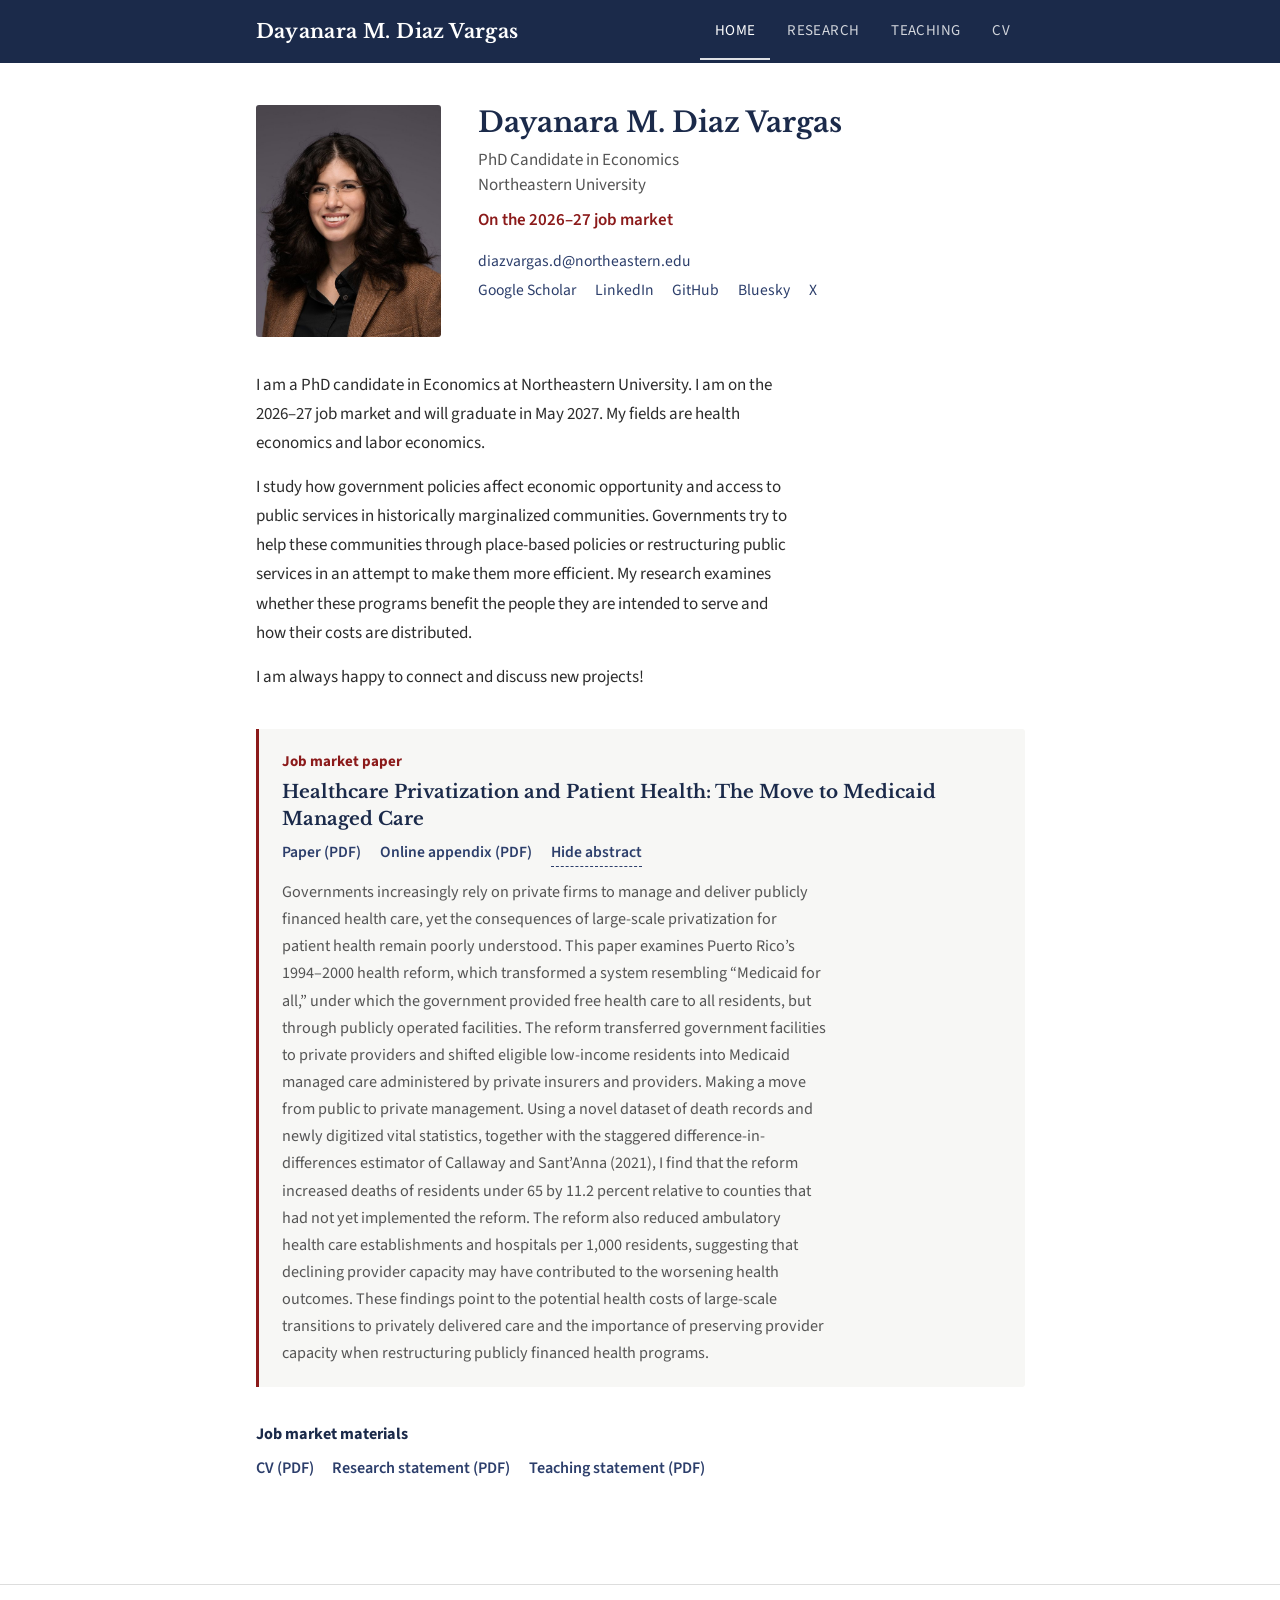
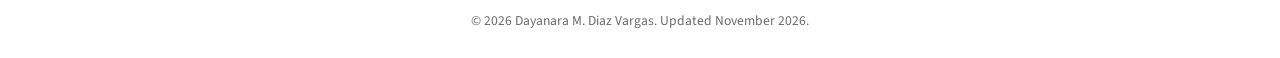
<file: index.html>
<!DOCTYPE html>
<html lang="en" class="no-js">
<head>
  <meta charset="UTF-8">
  <meta name="viewport" content="width=device-width, initial-scale=1.0">
  <title>Dayanara M. Diaz Vargas | Economics PhD Candidate, Northeastern University</title>
  <meta name="description" content="Dayanara M. Diaz Vargas is a PhD candidate in Economics at Northeastern University on the 2026–27 job market. She studies how government policies affect economic opportunity and access to public services in historically marginalized communities, with a focus on Puerto Rico.">
  <meta property="og:type" content="website">
  <meta property="og:url" content="https://dayanaradiazvargas.com/">
  <meta property="og:title" content="Dayanara M. Diaz Vargas, Economics PhD Candidate">
  <meta property="og:description" content="Health and labor economics. On the 2026–27 job market. PhD expected May 2027.">
  <script>document.documentElement.className = document.documentElement.className.replace('no-js', 'js');</script>
  <link rel="preconnect" href="https://fonts.googleapis.com">
  <link rel="preconnect" href="https://fonts.gstatic.com" crossorigin>
  <link href="https://fonts.googleapis.com/css2?family=Libre+Baskerville:ital,wght@0,400;0,700;1,400&family=Source+Sans+3:wght@300;400;600;700&display=swap" rel="stylesheet">
  <link rel="stylesheet" href="style.css">
</head>
<body>

<a class="skip-link" href="#main">Skip to content</a>

<nav aria-label="Main">
  <div class="nav-inner">
    <div class="nav-name"><a href="index.html">Dayanara M. Diaz Vargas</a></div>
    <button class="hamburger" type="button" aria-label="Menu" aria-expanded="false" aria-controls="site-menu">
      <span></span><span></span><span></span>
    </button>
    <div class="nav-links" id="site-menu">
      <a href="index.html" class="active" aria-current="page">Home</a>
      <a href="research.html">Research</a>
      <a href="teaching.html">Teaching</a>
      <a href="cv.html">CV</a>
    </div>
  </div>
</nav>

<main id="main" class="container">

  <!-- Header: photo, name, affiliation, job market status, contact -->
  <div class="home-header">
    <div class="home-photo">
      <!-- photo.jpg is the APPAM headshot, cropped to a 4:5 portrait and saved
           at 600 by 750 pixels so it stays sharp on high-resolution screens.
           It is shown whole, at its own proportions, 185 pixels wide. -->
      <img src="photo.jpg" alt="Dayanara M. Diaz Vargas" width="600" height="750" fetchpriority="high">
    </div>
    <div class="home-info">
      <h1>Dayanara M. Diaz Vargas</h1>
      <p class="subtitle">
        PhD Candidate in Economics<br>
        Northeastern University
      </p>
      <p class="status">On the <span class="nowrap">2026–27</span> job market</p>
      <div class="contact-line">
        <a href="mailto:diazvargas.d@northeastern.edu">diazvargas.d@northeastern.edu</a>
        <ul class="link-row">
          <li><a href="https://scholar.google.com/citations?user=nA3k2mAAAAAJ&amp;hl=en">Google Scholar</a></li>
          <li><a href="https://www.linkedin.com/in/dayanara-mary-diaz-vargas">LinkedIn</a></li>
          <li><a href="https://github.com/dayanara846">GitHub</a></li>
          <li><a href="https://bsky.app/profile/dayanara846.bsky.social">Bluesky</a></li>
          <li><a href="https://x.com/dayanara846">X</a></li>
        </ul>
      </div>
    </div>
  </div>

  <!-- Bio -->
  <div class="bio">
    <p>
      I am a PhD candidate in Economics at Northeastern University. I am on the
      <span class="nowrap">2026–27</span> job market and will graduate in May 2027. My fields are health
      economics and labor economics.
    </p>
    <p>
      I study how government policies affect economic opportunity and access to
      public services in historically marginalized communities. Governments try
      to help these communities through place-based policies or restructuring
      public services in an attempt to make them more efficient. My research
      examines whether these programs benefit the people they are intended to
      serve and how their costs are distributed.
    </p>
    <p>
      I am always happy to connect and discuss new projects!
    </p>
  </div>

  <!-- Job market paper callout. This abstract repeats the one on
       research.html#jmp, so when you edit one, edit the other. -->
  <section class="jmp-box" aria-labelledby="jmp-label">
    <h2 class="jmp-label" id="jmp-label">Job market paper</h2>
    <p class="jmp-title">
      Healthcare Privatization and Patient Health: The Move to Medicaid Managed Care
    </p>
    <div class="jmp-links">
      <a href="DiazVargas_JMP.pdf">Paper (PDF)</a>
      <a href="DiazVargas_JMP_OnlineAppendix.pdf">Online appendix (PDF)</a>
      <!-- OPTIONAL: uncomment when slides are ready.
      <a href="DiazVargas_JMP_slides.pdf">Slides (PDF)</a>
      -->
      <button class="abstract-toggle" type="button" aria-expanded="true" aria-controls="abstract-jmp-home">Hide abstract</button>
    </div>
    <div class="paper-abstract" id="abstract-jmp-home">
      <p>
        Governments increasingly rely on private firms to manage and deliver
        publicly financed health care, yet the consequences of large-scale
        privatization for patient health remain poorly understood. This paper
        examines Puerto Rico’s <span class="nowrap">1994–2000</span> health reform, which transformed a
        system resembling “Medicaid for all,” under which the government
        provided free health care to all residents, but through publicly
        operated facilities. The reform transferred government facilities to
        private providers and shifted eligible low-income residents into
        Medicaid managed care administered by private insurers and providers.
        Making a move from public to private management. Using a novel dataset
        of death records and newly digitized vital statistics, together with
        the staggered difference-in-differences estimator of Callaway and
        Sant’Anna (2021), I find that the reform increased deaths of residents
        under 65 by 11.2 percent relative to counties that had not yet
        implemented the reform. The reform also reduced ambulatory health care
        establishments and hospitals per 1,000 residents, suggesting that
        declining provider capacity may have contributed to the worsening
        health outcomes. These findings point to the potential health costs of
        large-scale transitions to privately delivered care and the importance
        of preserving provider capacity when restructuring publicly financed
        health programs.
      </p>
    </div>
  </section>

  <!-- Job market materials -->
  <section class="materials" aria-labelledby="materials-title">
    <h2 id="materials-title">Job market materials</h2>
    <ul class="link-row">
      <li><a href="DiazVargas_CV.pdf">CV (PDF)</a></li>
      <li><a href="DiazVargas_ResearchStatement.pdf">Research statement (PDF)</a></li>
      <li><a href="DiazVargas_TeachingStatement.pdf">Teaching statement (PDF)</a></li>
    </ul>
  </section>

</main>

<footer>
  &copy; 2026 Dayanara M. Diaz Vargas. <span class="nowrap">Updated November 2026.</span>
</footer>

<script src="site.js"></script>
</body>
</html>
</file>
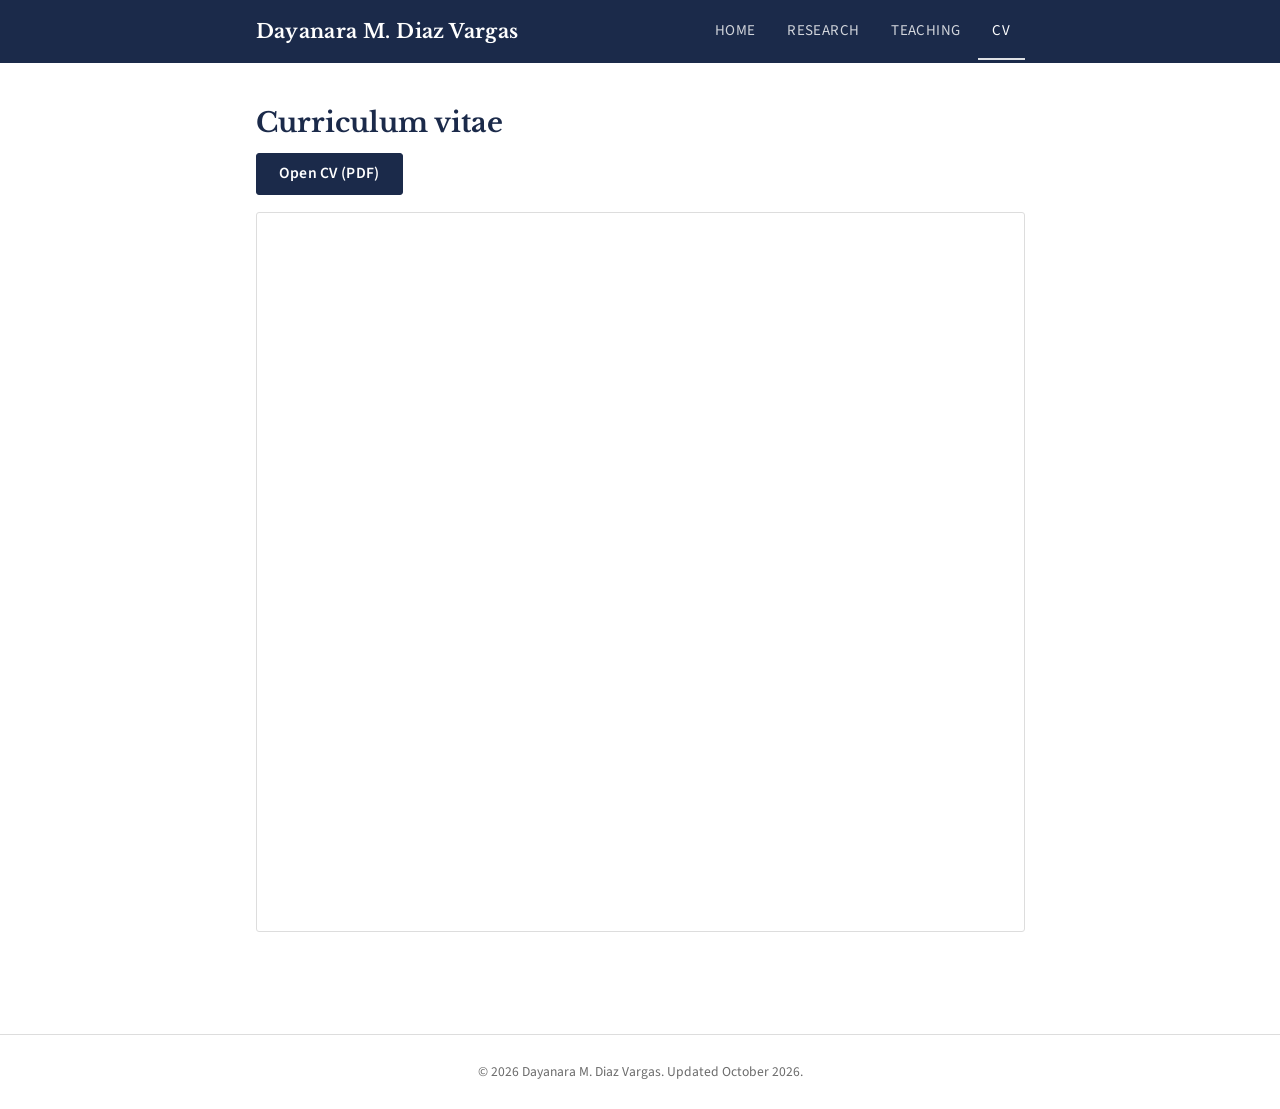
<file: cv.html>
<!DOCTYPE html>
<html lang="en" class="no-js">
<head>
  <meta charset="UTF-8">
  <meta name="viewport" content="width=device-width, initial-scale=1.0">
  <title>CV | Dayanara M. Diaz Vargas</title>
  <meta name="description" content="Curriculum vitae of Dayanara M. Diaz Vargas, PhD candidate in Economics at Northeastern University.">
  <script>document.documentElement.className = document.documentElement.className.replace('no-js', 'js');</script>
  <link rel="preconnect" href="https://fonts.googleapis.com">
  <link rel="preconnect" href="https://fonts.gstatic.com" crossorigin>
  <link href="https://fonts.googleapis.com/css2?family=Libre+Baskerville:ital,wght@0,400;0,700;1,400&family=Source+Sans+3:wght@300;400;600;700&display=swap" rel="stylesheet">
  <link rel="stylesheet" href="style.css">
</head>
<body>

<a class="skip-link" href="#main">Skip to content</a>

<nav aria-label="Main">
  <div class="nav-inner">
    <div class="nav-name"><a href="index.html">Dayanara M. Diaz Vargas</a></div>
    <button class="hamburger" type="button" aria-label="Menu" aria-expanded="false" aria-controls="site-menu">
      <span></span><span></span><span></span>
    </button>
    <div class="nav-links" id="site-menu">
      <a href="index.html">Home</a>
      <a href="research.html">Research</a>
      <a href="teaching.html">Teaching</a>
      <a href="cv.html" class="active" aria-current="page">CV</a>
    </div>
  </div>
</nav>

<main id="main" class="container cv-section">

  <h1 class="page-title">Curriculum vitae</h1>
  <p>
    <a href="DiazVargas_CV.pdf" class="btn">Open CV (PDF)</a>
  </p>
  <p class="cv-mobile-note">
    Most phone browsers cannot preview a PDF inside a page. Use the button
    above to open the CV.
  </p>

  <iframe
    class="cv-embed"
    src="DiazVargas_CV.pdf"
    title="Curriculum vitae of Dayanara M. Diaz Vargas">
  </iframe>

</main>

<footer>
  &copy; 2026 Dayanara M. Diaz Vargas. <span class="nowrap">Updated October 2026.</span>
</footer>

<script src="site.js"></script>
</body>
</html>
</file>
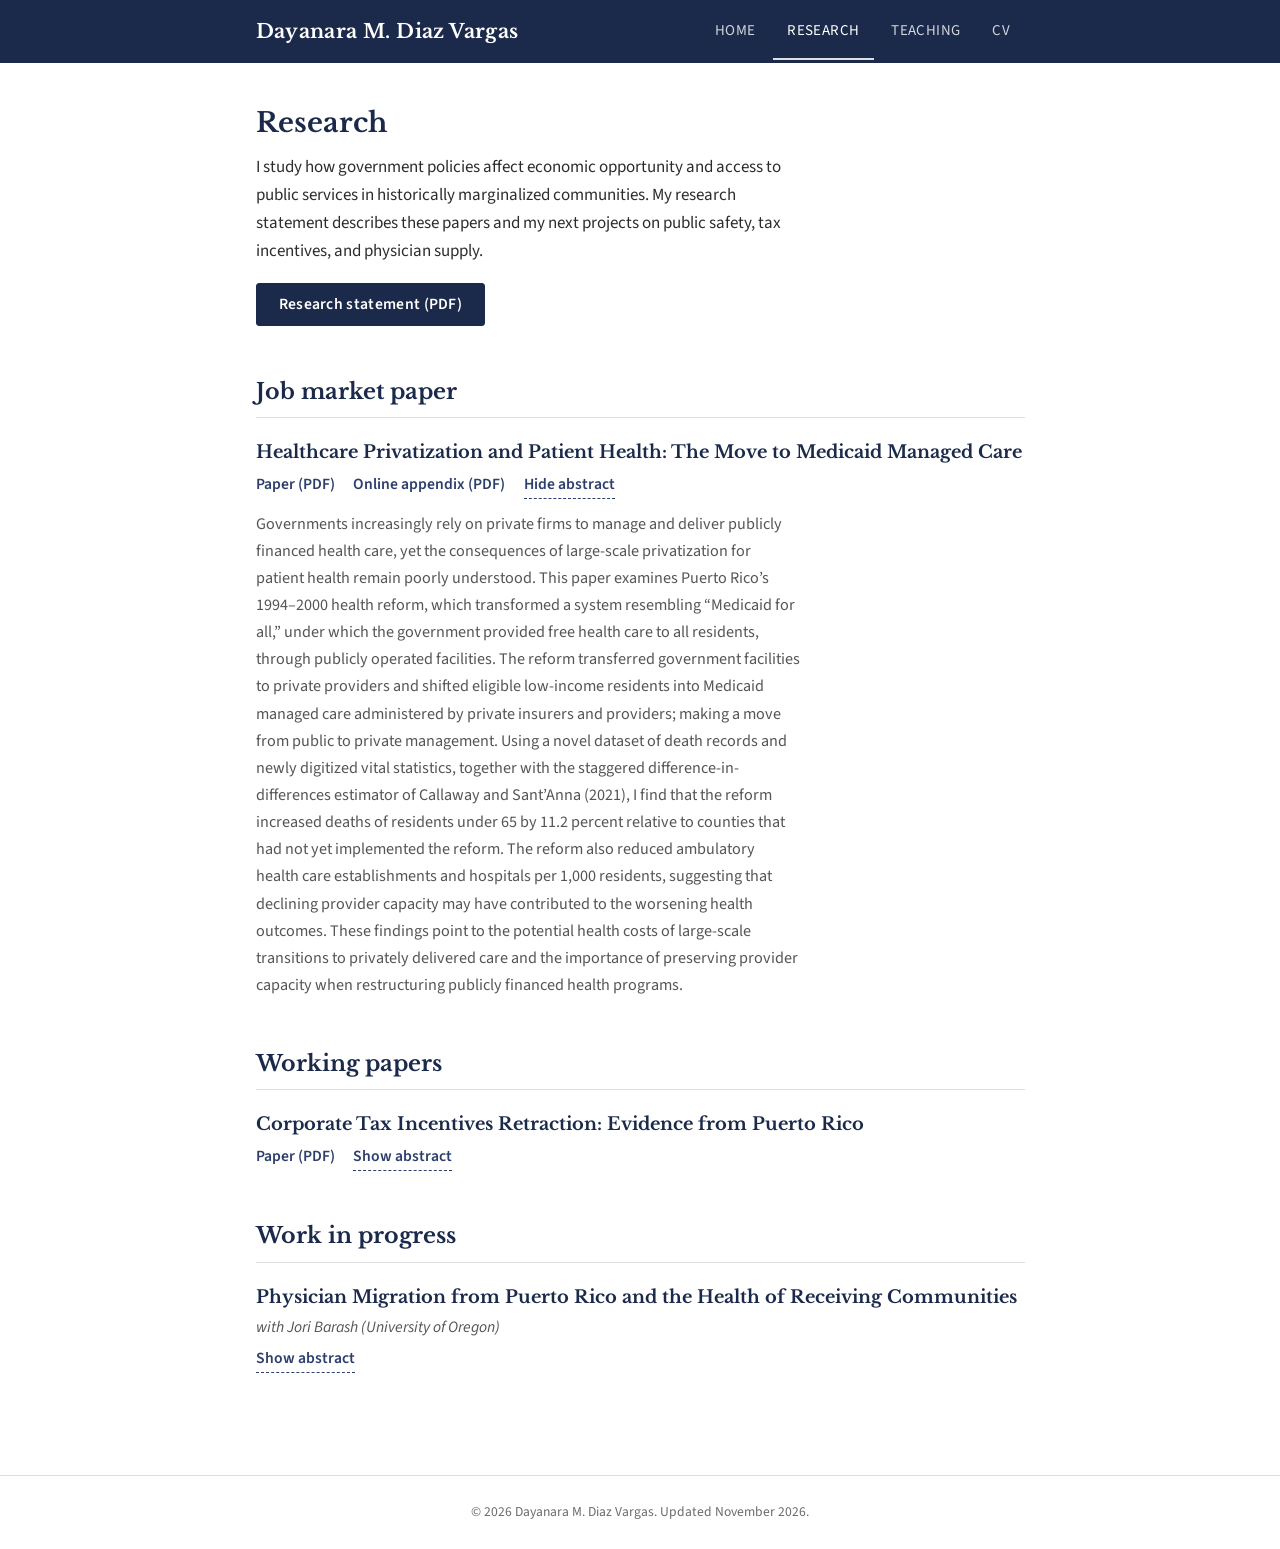
<file: research.html>
<!DOCTYPE html>
<html lang="en" class="no-js">
<head>
  <meta charset="UTF-8">
  <meta name="viewport" content="width=device-width, initial-scale=1.0">
  <title>Research | Dayanara M. Diaz Vargas</title>
  <meta name="description" content="Research by Dayanara M. Diaz Vargas on healthcare privatization, corporate tax incentives, and physician migration in Puerto Rico.">
  <script>document.documentElement.className = document.documentElement.className.replace('no-js', 'js');</script>
  <link rel="preconnect" href="https://fonts.googleapis.com">
  <link rel="preconnect" href="https://fonts.gstatic.com" crossorigin>
  <link href="https://fonts.googleapis.com/css2?family=Libre+Baskerville:ital,wght@0,400;0,700;1,400&family=Source+Sans+3:wght@300;400;600;700&display=swap" rel="stylesheet">
  <link rel="stylesheet" href="style.css">
</head>
<body>

<a class="skip-link" href="#main">Skip to content</a>

<nav aria-label="Main">
  <div class="nav-inner">
    <div class="nav-name"><a href="index.html">Dayanara M. Diaz Vargas</a></div>
    <button class="hamburger" type="button" aria-label="Menu" aria-expanded="false" aria-controls="site-menu">
      <span></span><span></span><span></span>
    </button>
    <div class="nav-links" id="site-menu">
      <a href="index.html">Home</a>
      <a href="research.html" class="active" aria-current="page">Research</a>
      <a href="teaching.html">Teaching</a>
      <a href="cv.html">CV</a>
    </div>
  </div>
</nav>

<main id="main" class="container">

  <header class="page-intro">
    <h1 class="page-title">Research</h1>
    <p>
      I study how government policies affect economic opportunity and access to
      public services in historically marginalized communities. My research statement describes these papers and my next
      projects on public safety, tax incentives, and physician supply.
    </p>
    <a class="btn" href="DiazVargas_ResearchStatement.pdf">Research statement (PDF)</a>
  </header>

  <!-- Job market paper: abstract open by default -->
  <section class="block" aria-labelledby="jmp-heading">
    <h2 class="section-title" id="jmp-heading">Job market paper</h2>

    <article class="paper" id="jmp">
      <h3 class="paper-title">
        Healthcare Privatization and Patient Health: The Move to Medicaid Managed Care
      </h3>
      <div class="paper-links">
        <a href="DiazVargas_JMP.pdf">Paper (PDF)</a>
        <a href="DiazVargas_JMP_OnlineAppendix.pdf">Online appendix (PDF)</a>
        <button class="abstract-toggle" type="button" aria-expanded="true" aria-controls="abstract-jmp">Hide abstract</button>
      </div>
      <!-- The home page repeats this abstract, so when you edit one, edit the other. -->
      <div class="paper-abstract" id="abstract-jmp">
        <p>
          Governments increasingly rely on private firms to manage and deliver
          publicly financed health care, yet the consequences of large-scale
          privatization for patient health remain poorly understood. This paper
          examines Puerto Rico’s <span class="nowrap">1994–2000</span> health reform, which transformed a
          system resembling “Medicaid for all,” under which the government
          provided free health care to all residents, through publicly
          operated facilities. The reform transferred government facilities to
          private providers and shifted eligible low-income residents into
          Medicaid managed care administered by private insurers and providers;
          making a move from public to private management. Using a novel dataset
          of death records and newly digitized vital statistics, together with
          the staggered difference-in-differences estimator of Callaway and
          Sant’Anna (2021), I find that the reform increased deaths of residents
          under 65 by 11.2 percent relative to counties that had not yet
          implemented the reform. The reform also reduced ambulatory health care
          establishments and hospitals per 1,000 residents, suggesting that
          declining provider capacity may have contributed to the worsening
          health outcomes. These findings point to the potential health costs of
          large-scale transitions to privately delivered care and the importance
          of preserving provider capacity when restructuring publicly financed
          health programs.
        </p>
      </div>
    </article>
  </section>

  <!-- Working papers -->
  <section class="block" aria-labelledby="wp-heading">
    <h2 class="section-title" id="wp-heading">Working papers</h2>

    <article class="paper">
      <h3 class="paper-title">
        Corporate Tax Incentives Retraction: Evidence from Puerto Rico
      </h3>
      <div class="paper-links">
        <a href="DiazVargas_Section936.pdf">Paper (PDF)</a>
        <button class="abstract-toggle" type="button" aria-expanded="false" aria-controls="abstract-936">Show abstract</button>
      </div>
      <div class="paper-abstract is-collapsed" id="abstract-936">
        <p>
          We know much about the effects of introducing place-based tax
          incentives for corporations. Given how costly these incentives are, we
          know surprisingly little about their effects once they are retracted.
          To fill this gap, this paper studies the retraction of one of the
          costliest corporate tax incentives in the United States, Section 936 of
          the U.S. Internal Revenue Code. This incentive exempted U.S.
          corporations from federal tax on income earned in Puerto Rico from 1976
          until Congress phased it out beginning in 1996 and eliminated it in
          2006. Manufacturing claimed 98 percent of the tax credits and produced a
          median 45.5 percent of island GDP at the time, making it one of the most
          important industries in the economy. Using synthetic
          difference-in-differences on employment data for Puerto Rico and U.S.
          states, this paper estimates that manufacturing employment fell 9.2
          percent by 2000, 13.3 percent by the close of the phase-out in 2005, and
          28.0 percent by 2019, relative to the counterfactual. Results show no
          return to baseline employment levels two decades later. The average
          county-level decline is 13.6 percent, and reaches 18.2 percent in
          high-poverty counties. This evidence leads us to conclude that even
          after three decades of tax subsidy, the retraction of place-based tax
          incentives fails to ignite self-sustaining industries.
        </p>
      </div>
    </article>
  </section>

  <!-- Work in progress: no PDF link, the draft is marked do not circulate -->
  <section class="block" aria-labelledby="wip-heading">
    <h2 class="section-title" id="wip-heading">Work in progress</h2>

    <article class="paper">
      <h3 class="paper-title">
        Physician Migration from Puerto Rico and the Health of Receiving Communities
      </h3>
      <p class="paper-with">with Jori Barash (University of Oregon)</p>
      <div class="paper-links">
        <button class="abstract-toggle" type="button" aria-expanded="false" aria-controls="abstract-physicians">Show abstract</button>
      </div>
      <div class="paper-abstract is-collapsed" id="abstract-physicians">
        <p>
          Does adding physicians improve health where they arrive? Physicians
          choose where to practice, so comparisons across communities can
          confound the effects of physician supply with differences in local
          demand. We study the physicians who left Puerto Rico after Hurricane
          Maria in September 2017 and propose each mainland county’s 2010 share
          of residents born in Puerto Rico as an instrument for where they
          settled. Outcomes include hospital use, preventable hospitalizations,
          access to care, and mortality from 2012 to 2022. We also ask whether
          effects are larger for Hispanic patients, as an indicator of homophily.
        </p>
      </div>
    </article>
  </section>

</main>

<footer>
  &copy; 2026 Dayanara M. Diaz Vargas. <span class="nowrap">Updated November 2026.</span>
</footer>

<script src="site.js"></script>
</body>
</html>
</file>
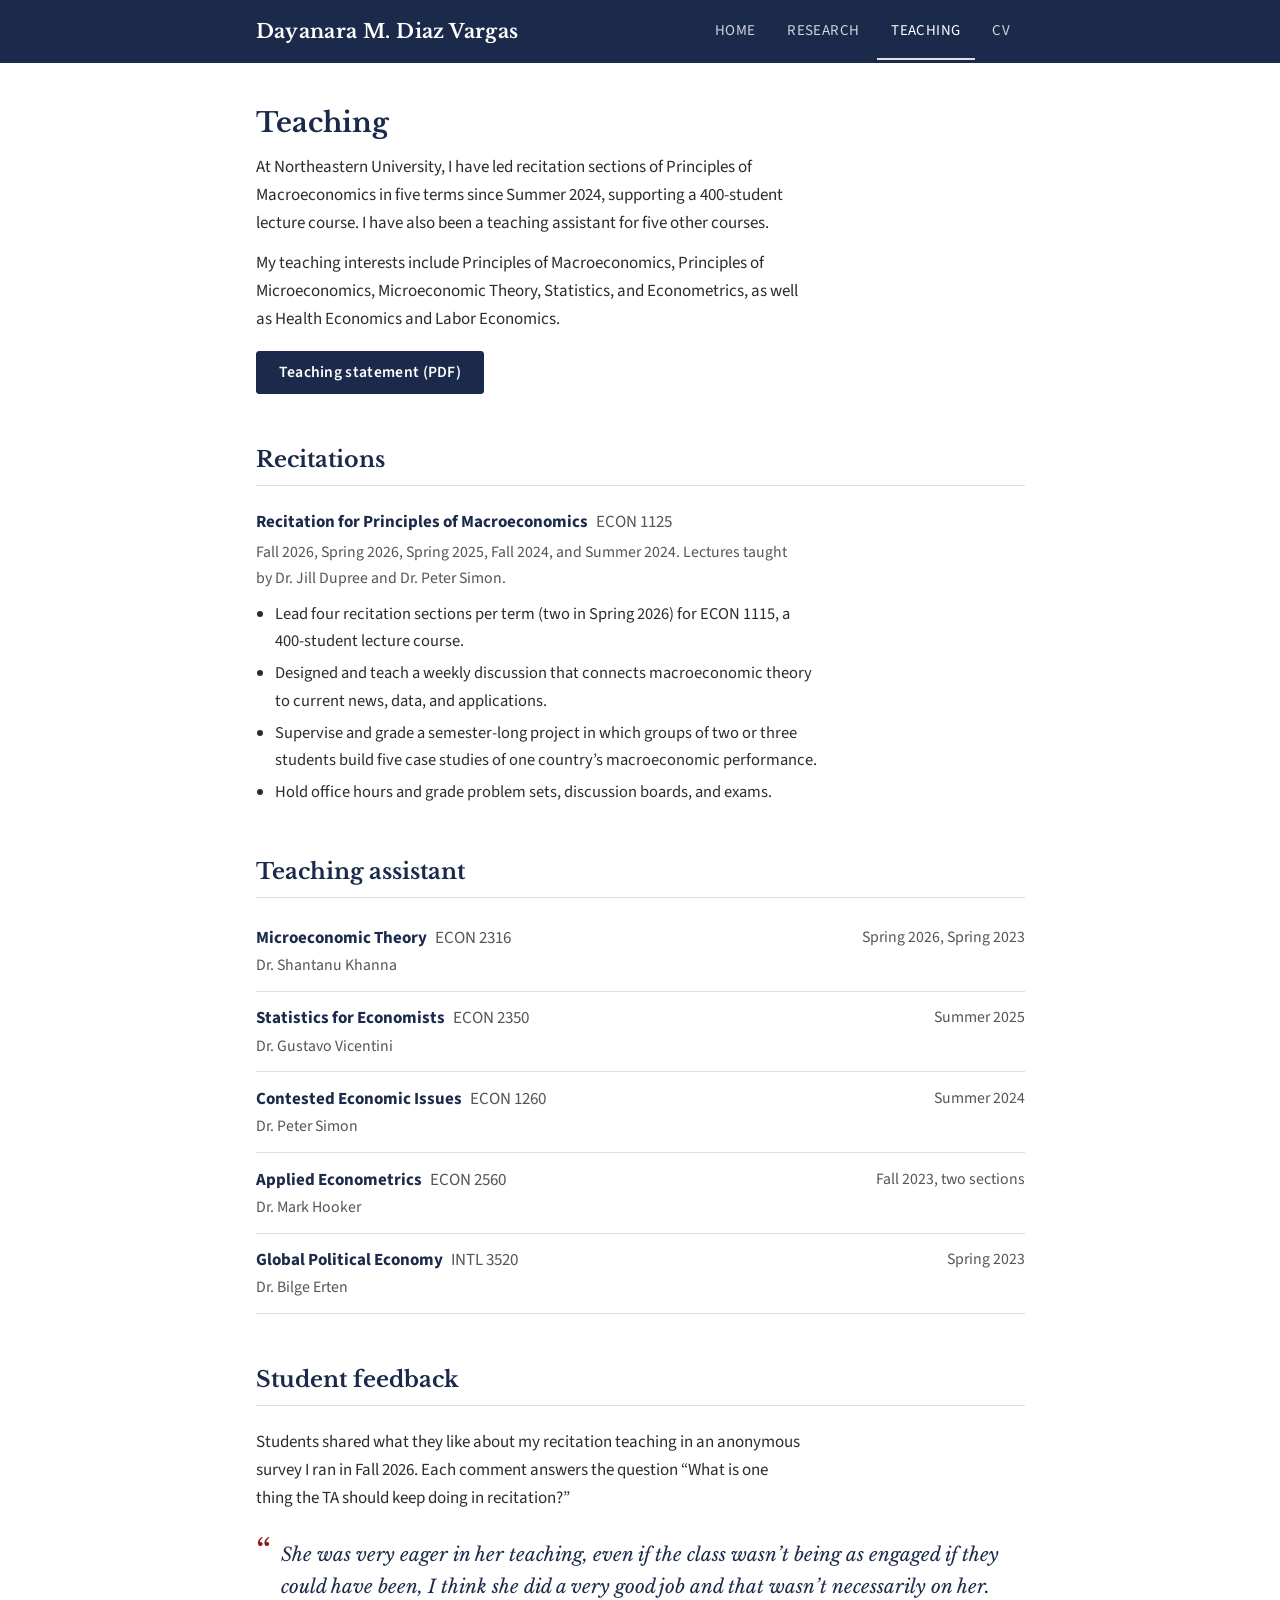
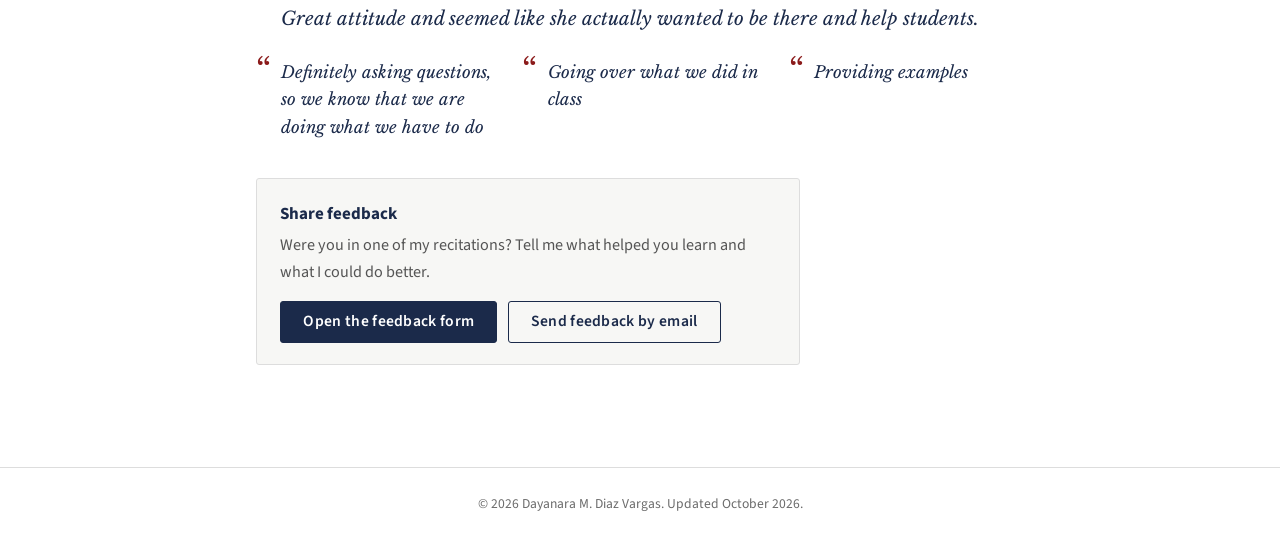
<file: teaching.html>
<!DOCTYPE html>
<html lang="en" class="no-js">
<head>
  <meta charset="UTF-8">
  <meta name="viewport" content="width=device-width, initial-scale=1.0">
  <title>Teaching | Dayanara M. Diaz Vargas</title>
  <meta name="description" content="Teaching by Dayanara M. Diaz Vargas, including recitations for Principles of Macroeconomics at Northeastern University, her teaching statement, and student feedback.">
  <script>document.documentElement.className = document.documentElement.className.replace('no-js', 'js');</script>
  <link rel="preconnect" href="https://fonts.googleapis.com">
  <link rel="preconnect" href="https://fonts.gstatic.com" crossorigin>
  <link href="https://fonts.googleapis.com/css2?family=Libre+Baskerville:ital,wght@0,400;0,700;1,400&family=Source+Sans+3:wght@300;400;600;700&display=swap" rel="stylesheet">
  <link rel="stylesheet" href="style.css">
</head>
<body>

<a class="skip-link" href="#main">Skip to content</a>

<nav aria-label="Main">
  <div class="nav-inner">
    <div class="nav-name"><a href="index.html">Dayanara M. Diaz Vargas</a></div>
    <button class="hamburger" type="button" aria-label="Menu" aria-expanded="false" aria-controls="site-menu">
      <span></span><span></span><span></span>
    </button>
    <div class="nav-links" id="site-menu">
      <a href="index.html">Home</a>
      <a href="research.html">Research</a>
      <a href="teaching.html" class="active" aria-current="page">Teaching</a>
      <a href="cv.html">CV</a>
    </div>
  </div>
</nav>

<main id="main" class="container">

  <header class="page-intro">
    <h1 class="page-title">Teaching</h1>
    <p>
      At Northeastern University, I have led recitation sections of Principles
      of Macroeconomics in five terms since Summer 2024, supporting a
      <span class="nowrap">400-student</span> lecture course. I have also been a teaching assistant for
      five other courses.
    </p>
    <p>
      My teaching interests include Principles of Macroeconomics, Principles of
      Microeconomics, Microeconomic Theory, Statistics, and Econometrics, as
      well as Health Economics and Labor Economics.
    </p>
    <a class="btn" href="DiazVargas_TeachingStatement.pdf">Teaching statement (PDF)</a>
  </header>

  <!-- Recitations -->
  <section class="block" aria-labelledby="recitations-heading">
    <h2 class="section-title" id="recitations-heading">Recitations</h2>

    <article class="course">
      <h3 class="course-name">
        Recitation for Principles of Macroeconomics
        <span class="course-code">ECON 1125</span>
      </h3>
      <p class="course-meta">
        Fall 2026, Spring 2026, Spring 2025, Fall 2024, and Summer 2024.
        Lectures taught by Dr. Jill Dupree and Dr. Peter Simon.
      </p>
      <ul class="course-notes">
        <li>Lead four recitation sections per term (two in Spring 2026) for ECON 1115, a <span class="nowrap">400-student</span> lecture course.</li>
        <li>Designed and teach a weekly discussion that connects macroeconomic theory to current news, data, and applications.</li>
        <li>Supervise and grade a semester-long project in which groups of two or three students build five case studies of one country’s macroeconomic performance.</li>
        <li>Hold office hours and grade problem sets, discussion boards, and exams.</li>
      </ul>
    </article>
  </section>

  <!-- Teaching assistant, most recent first -->
  <section class="block" aria-labelledby="ta-heading">
    <h2 class="section-title" id="ta-heading">Teaching assistant</h2>

    <ul class="course-list">
      <li>
        <span class="course-name">Microeconomic Theory <span class="course-code">ECON 2316</span></span>
        <span class="course-term">Spring 2026, Spring 2023</span>
        <span class="course-instructor">Dr. Shantanu Khanna</span>
      </li>
      <li>
        <span class="course-name">Statistics for Economists <span class="course-code">ECON 2350</span></span>
        <span class="course-term">Summer 2025</span>
        <span class="course-instructor">Dr. Gustavo Vicentini</span>
      </li>
      <li>
        <span class="course-name">Contested Economic Issues <span class="course-code">ECON 1260</span></span>
        <span class="course-term">Summer 2024</span>
        <span class="course-instructor">Dr. Peter Simon</span>
      </li>
      <li>
        <span class="course-name">Applied Econometrics <span class="course-code">ECON 2560</span></span>
        <span class="course-term">Fall 2023, two sections</span>
        <span class="course-instructor">Dr. Mark Hooker</span>
      </li>
      <li>
        <span class="course-name">Global Political Economy <span class="course-code">INTL 3520</span></span>
        <span class="course-term">Spring 2023</span>
        <span class="course-instructor">Dr. Bilge Erten</span>
      </li>
    </ul>
  </section>

  <!-- Student feedback: comments are verbatim; only the first letter of each was capitalized -->
  <section class="block" aria-labelledby="feedback-heading">
    <h2 class="section-title" id="feedback-heading">Student feedback</h2>
    <p class="feedback-intro">
      Students shared what they like about my recitation teaching in an
      anonymous survey I ran in Fall 2026. Each comment answers the question
      “What is one thing the TA should keep doing in recitation?”
    </p>

    <div class="quotes">
      <blockquote class="quote quote--lead">
        <p>She was very eager in her teaching, even if the class wasn’t being as engaged if they could have been, I think she did a very good job and that wasn’t necessarily on her. Great attitude and seemed like she actually wanted to be there and help students.</p>
      </blockquote>
      <blockquote class="quote">
        <p>Definitely asking questions, so we know that we are doing what we have to do</p>
      </blockquote>
      <blockquote class="quote">
        <p>Going over what we did in class</p>
      </blockquote>
      <blockquote class="quote">
        <p>Providing examples</p>
      </blockquote>
    </div>

    <aside class="feedback-box" aria-labelledby="share-heading">
      <h3 id="share-heading">Share feedback</h3>
      <p>Were you in one of my recitations? Tell me what helped you learn and what I could do better.</p>
      <div class="feedback-actions">
        <a class="btn" href="https://forms.cloud.microsoft/r/e415pY7JvT">Open the feedback form</a>
        <a class="btn btn-secondary" href="mailto:diazvargas.d@northeastern.edu?subject=Recitation%20feedback">Send feedback by email</a>
      </div>
    </aside>
  </section>

</main>

<footer>
  &copy; 2026 Dayanara M. Diaz Vargas. <span class="nowrap">Updated October 2026.</span>
</footer>

<script src="site.js"></script>
</body>
</html>
</file>
<file: style.css>
/* ============================================================
   Dayanara M. Diaz Vargas, academic job market website
   Clean, text-forward, minimal color, professional
   ============================================================ */

*, *::before, *::after {
  margin: 0;
  padding: 0;
  box-sizing: border-box;
}

:root {
  --navy:       #1b2a4a;
  --navy-light: #2c3e6b;
  --accent:     #8b1a1a;
  --text:       #2c2c2c;
  --text-light: #555;
  --text-faint: #6b6b6b;
  --bg:         #ffffff;
  --bg-off:     #f7f7f5;
  --border:     #ddd;
  --max-width:  820px;
  --measure:    68ch;
  --serif: 'Libre Baskerville', Baskerville, 'Baskerville Old Face', Georgia, 'Times New Roman', serif;
  --sans:  'Source Sans 3', 'Source Sans Pro', -apple-system, BlinkMacSystemFont, 'Segoe UI', 'Helvetica Neue', Arial, sans-serif;
}

html {
  font-size: 17px;
  scroll-behavior: smooth;
}

body {
  font-family: var(--sans);
  color: var(--text);
  background: var(--bg);
  line-height: 1.65;
  -webkit-font-smoothing: antialiased;
}

a {
  color: var(--navy-light);
  text-decoration: none;
  border-bottom: 1px solid transparent;
  transition: border-color 0.2s;
}
a:hover {
  border-bottom-color: var(--navy-light);
}

:focus-visible {
  outline: 2px solid var(--accent);
  outline-offset: 2px;
}

.skip-link {
  position: absolute;
  left: -9999px;
  top: 0;
  background: #fff;
  color: var(--navy);
  padding: 0.5rem 0.9rem;
  z-index: 200;
}
.skip-link:focus {
  left: 0.5rem;
  top: 0.5rem;
}

/* --- Navigation --- */
nav {
  background: var(--navy);
  position: sticky;
  top: 0;
  z-index: 100;
}
nav :focus-visible {
  outline-color: #fff;
}
nav .nav-inner {
  max-width: var(--max-width);
  margin: 0 auto;
  display: flex;
  align-items: center;
  justify-content: space-between;
  padding: 0 1.5rem;
}
nav .nav-name a {
  font-family: var(--serif);
  font-size: 1.15rem;
  font-weight: 700;
  color: #fff;
  letter-spacing: 0.02em;
  padding: 0.9rem 0;
  display: inline-block;
  border: none;
}
nav .nav-links {
  display: flex;
  gap: 0.15rem;
}
nav .nav-links a {
  color: rgba(255,255,255,0.8);
  font-size: 0.88rem;
  font-weight: 400;
  letter-spacing: 0.03em;
  text-transform: uppercase;
  padding: 0.95rem 0.85rem;
  display: inline-block;
  border: none;
  transition: color 0.2s;
}
nav .nav-links a:hover,
nav .nav-links a[aria-current="page"] {
  color: #fff;
}
nav .nav-links a[aria-current="page"] {
  box-shadow: inset 0 -2px 0 rgba(255,255,255,0.85);
}

.hamburger {
  display: none;
  background: none;
  border: none;
  cursor: pointer;
  padding: 0.5rem;
}
.hamburger span {
  display: block;
  width: 22px;
  height: 2px;
  background: #fff;
  margin: 5px 0;
  transition: 0.25s;
}

@media (max-width: 640px) {
  .hamburger { display: block; }
  nav .nav-inner { flex-wrap: wrap; }
  nav .nav-links {
    display: none;
    flex-direction: column;
    width: 100%;
    position: absolute;
    top: 100%;
    left: 0;
    background: var(--navy);
    padding-bottom: 0.5rem;
  }
  nav .nav-links.open { display: flex; }
  nav .nav-links a {
    padding: 0.7rem 1.5rem;
    border-top: 1px solid rgba(255,255,255,0.08);
  }
  nav .nav-links a[aria-current="page"] {
    box-shadow: inset 3px 0 0 rgba(255,255,255,0.85);
  }
  /* Without JavaScript the menu button cannot work, so show the links. */
  .no-js .hamburger { display: none; }
  .no-js nav .nav-links { display: flex; position: static; }
}

/* --- Page container --- */
.container {
  max-width: var(--max-width);
  margin: 0 auto;
  padding: 2.5rem 1.5rem 4rem;
}

/* --- Shared headings and blocks --- */
.page-title {
  font-family: var(--serif);
  font-size: 1.6rem;
  font-weight: 700;
  color: var(--navy);
  line-height: 1.3;
  margin-bottom: 0.7rem;
}
.page-intro {
  max-width: var(--measure);
  margin-bottom: 2.8rem;
}
.page-intro p + p {
  margin-top: 0.7rem;
}
.page-intro .btn {
  margin-top: 1.1rem;
}

.block + .block {
  margin-top: 2.8rem;
}

h2.section-title {
  font-family: var(--serif);
  font-size: 1.3rem;
  font-weight: 700;
  color: var(--navy);
  margin-bottom: 1.3rem;
  padding-bottom: 0.4rem;
  border-bottom: 1px solid var(--border);
}

/* --- Buttons --- */
.btn {
  display: inline-block;
  background: var(--navy);
  color: #fff;
  padding: 0.55rem 1.3rem;
  border: 1px solid var(--navy);
  border-radius: 3px;
  font-size: 0.92rem;
  font-weight: 600;
  letter-spacing: 0.02em;
  line-height: 1.4;
  transition: background 0.2s, border-color 0.2s;
}
.btn:hover {
  background: var(--navy-light);
  border-color: var(--navy-light);
  color: #fff;
}
.btn-secondary {
  background: transparent;
  color: var(--navy);
}
.btn-secondary:hover {
  background: var(--bg);
  border-color: var(--navy);
  color: var(--navy);
}

/* --- Home: header --- */
.home-header {
  display: flex;
  gap: 2.2rem;
  align-items: flex-start;
  margin-bottom: 2rem;
}
.home-photo {
  flex-shrink: 0;
}
.home-photo img {
  width: 185px;
  height: auto;
  border-radius: 3px;
  display: block;
}
.home-info h1 {
  font-family: var(--serif);
  font-size: 1.65rem;
  font-weight: 700;
  color: var(--navy);
  line-height: 1.3;
  margin-bottom: 0.35rem;
}
.home-info .subtitle {
  font-size: 1rem;
  color: var(--text-light);
  line-height: 1.5;
  margin-bottom: 0.55rem;
}
.home-info .status {
  font-size: 1rem;
  font-weight: 600;
  color: var(--accent);
  line-height: 1.5;
  margin-bottom: 0.9rem;
}
.home-info .contact-line {
  font-size: 0.92rem;
  color: var(--text-light);
}
.link-row {
  list-style: none;
  display: flex;
  flex-wrap: wrap;
  gap: 0.2rem 1.1rem;
  margin-top: 0.2rem;
}

@media (max-width: 640px) {
  .home-header {
    flex-direction: column;
    align-items: center;
    text-align: center;
  }
  .home-photo img { width: 160px; }
  .link-row { justify-content: center; }
}

/* --- Home: bio --- */
.bio {
  max-width: var(--measure);
  margin-bottom: 2.2rem;
  font-size: 1rem;
  line-height: 1.72;
}
.bio p + p {
  margin-top: 0.85rem;
}

/* --- Home: job market paper callout --- */
.jmp-box {
  background: var(--bg-off);
  border-left: 3px solid var(--accent);
  padding: 1.2rem 1.4rem;
  margin-bottom: 2rem;
  border-radius: 0 3px 3px 0;
}
.jmp-box .jmp-label {
  font-family: var(--sans);
  font-size: 0.88rem;
  font-weight: 700;
  color: var(--accent);
  margin-bottom: 0.3rem;
}
.jmp-box .jmp-title {
  font-family: var(--serif);
  font-size: 1.08rem;
  font-weight: 700;
  line-height: 1.45;
  color: var(--navy);
  margin-bottom: 0.45rem;
}
.jmp-box .jmp-links {
  display: flex;
  flex-wrap: wrap;
  align-items: baseline;
  gap: 0.3rem 1.1rem;
  font-size: 0.92rem;
}
.jmp-box .jmp-links a {
  font-weight: 600;
}

/* --- Home: materials --- */
.materials h2 {
  font-family: var(--sans);
  font-size: 0.95rem;
  font-weight: 700;
  color: var(--navy);
  margin-bottom: 0.35rem;
}
.materials .link-row a {
  font-weight: 600;
  font-size: 0.95rem;
}
@media (max-width: 640px) {
  .materials .link-row { justify-content: flex-start; }
}

/* --- Research: papers --- */
.paper {
  margin-bottom: 2rem;
}
.paper:last-child {
  margin-bottom: 0;
}
.paper .paper-title {
  font-family: var(--serif);
  font-weight: 700;
  font-size: 1.05rem;
  line-height: 1.45;
  color: var(--navy);
  margin-bottom: 0.2rem;
}
.paper .paper-with {
  font-size: 0.93rem;
  color: var(--text-light);
  font-style: italic;
  margin-bottom: 0.2rem;
}
.paper .paper-status {
  font-size: 0.88rem;
  font-weight: 600;
  color: var(--accent);
}
.paper .paper-links {
  margin-top: 0.35rem;
  font-size: 0.92rem;
  display: flex;
  flex-wrap: wrap;
  align-items: baseline;
  gap: 0.3rem 1.1rem;
}
.paper .paper-links a {
  font-weight: 600;
}
.paper .paper-abstract,
.jmp-box .paper-abstract {
  max-width: var(--measure);
  font-size: 0.95rem;
  color: var(--text-light);
  line-height: 1.68;
  margin-top: 0.65rem;
}
.abstract-toggle {
  font: inherit;
  font-weight: 600;
  color: var(--navy-light);
  cursor: pointer;
  border: none;
  background: none;
  padding: 0;
  border-bottom: 1px dashed var(--navy-light);
}
.abstract-toggle:hover {
  color: var(--accent);
  border-bottom-color: var(--accent);
}
/* Abstracts stay readable without JavaScript; collapsing needs the script. */
.no-js .abstract-toggle { display: none; }
.js .paper-abstract.is-collapsed { display: none; }

/* --- Teaching: courses --- */
.course-name {
  font-family: var(--sans);
  font-size: 1rem;
  font-weight: 700;
  color: var(--navy);
}
.course-code {
  font-weight: 400;
  color: var(--text-light);
  margin-left: 0.35rem;
}
.course-meta {
  max-width: var(--measure);
  font-size: 0.93rem;
  color: var(--text-light);
  margin-top: 0.15rem;
}
.course-notes {
  max-width: var(--measure);
  margin: 0.6rem 0 0 1.15rem;
  font-size: 0.97rem;
}
.course-notes li + li {
  margin-top: 0.3rem;
}

.course-list {
  list-style: none;
}
.course-list li {
  display: grid;
  grid-template-columns: 1fr auto;
  column-gap: 1.5rem;
  padding: 0.75rem 0;
  border-top: 1px solid var(--border);
}
.course-list li:first-child {
  border-top: none;
  padding-top: 0.2rem;
}
.course-list li:last-child {
  border-bottom: 1px solid var(--border);
}
.course-list .course-term {
  grid-column: 2;
  grid-row: 1;
  text-align: right;
  white-space: nowrap;
  font-size: 0.93rem;
  color: var(--text-light);
}
.course-list .course-instructor {
  grid-column: 1;
  font-size: 0.93rem;
  color: var(--text-light);
}
@media (max-width: 640px) {
  .course-list li { grid-template-columns: 1fr; }
  .course-list .course-term {
    grid-column: 1;
    grid-row: auto;
    text-align: left;
    white-space: normal;
  }
}

/* --- Teaching: student feedback --- */
.feedback-intro {
  max-width: var(--measure);
  margin-bottom: 1.6rem;
}
.quotes {
  display: grid;
  grid-template-columns: repeat(3, 1fr);
  gap: 1.4rem 1.8rem;
  margin-bottom: 2.2rem;
}
.quote {
  position: relative;
  padding-left: 1.5rem;
  font-family: var(--serif);
  font-style: italic;
  font-size: 0.98rem;
  line-height: 1.65;
  color: var(--navy);
}
.quote::before {
  content: "\201C";
  position: absolute;
  left: 0;
  top: -0.2rem;
  font-size: 2rem;
  line-height: 1;
  font-style: normal;
  color: var(--accent);
}
.quote--lead {
  grid-column: 1 / -1;
  max-width: var(--measure);
  font-size: 1.1rem;
  line-height: 1.7;
}
@media (max-width: 640px) {
  .quotes { grid-template-columns: 1fr; }
}

.feedback-box {
  max-width: var(--measure);
  background: var(--bg-off);
  border: 1px solid var(--border);
  border-radius: 3px;
  padding: 1.2rem 1.4rem;
}
.feedback-box h3 {
  font-family: var(--sans);
  font-size: 1rem;
  font-weight: 700;
  color: var(--navy);
  margin-bottom: 0.25rem;
}
.feedback-box p {
  font-size: 0.95rem;
  color: var(--text-light);
  margin-bottom: 0.9rem;
}
.feedback-actions {
  display: flex;
  flex-wrap: wrap;
  gap: 0.6rem;
}

/* --- CV --- */
.cv-section p {
  margin-bottom: 1rem;
}
.cv-embed {
  display: block;
  width: 100%;
  height: 80vh;
  border: 1px solid var(--border);
  border-radius: 3px;
  margin-top: 0.5rem;
}
.cv-mobile-note {
  display: none;
  font-size: 0.95rem;
  color: var(--text-light);
}
@media (max-width: 640px) {
  .cv-embed { display: none; }
  .cv-mobile-note { display: block; }
}

/* Keeps date ranges such as 2026–27 on one line. */
.nowrap {
  white-space: nowrap;
}

/* --- Footer --- */
footer {
  text-align: center;
  padding: 1.5rem;
  font-size: 0.8rem;
  color: var(--text-faint);
  border-top: 1px solid var(--border);
  margin-top: 2rem;
}

@media (prefers-reduced-motion: reduce) {
  html { scroll-behavior: auto; }
  *, *::before, *::after { transition: none !important; }
}
</file>
